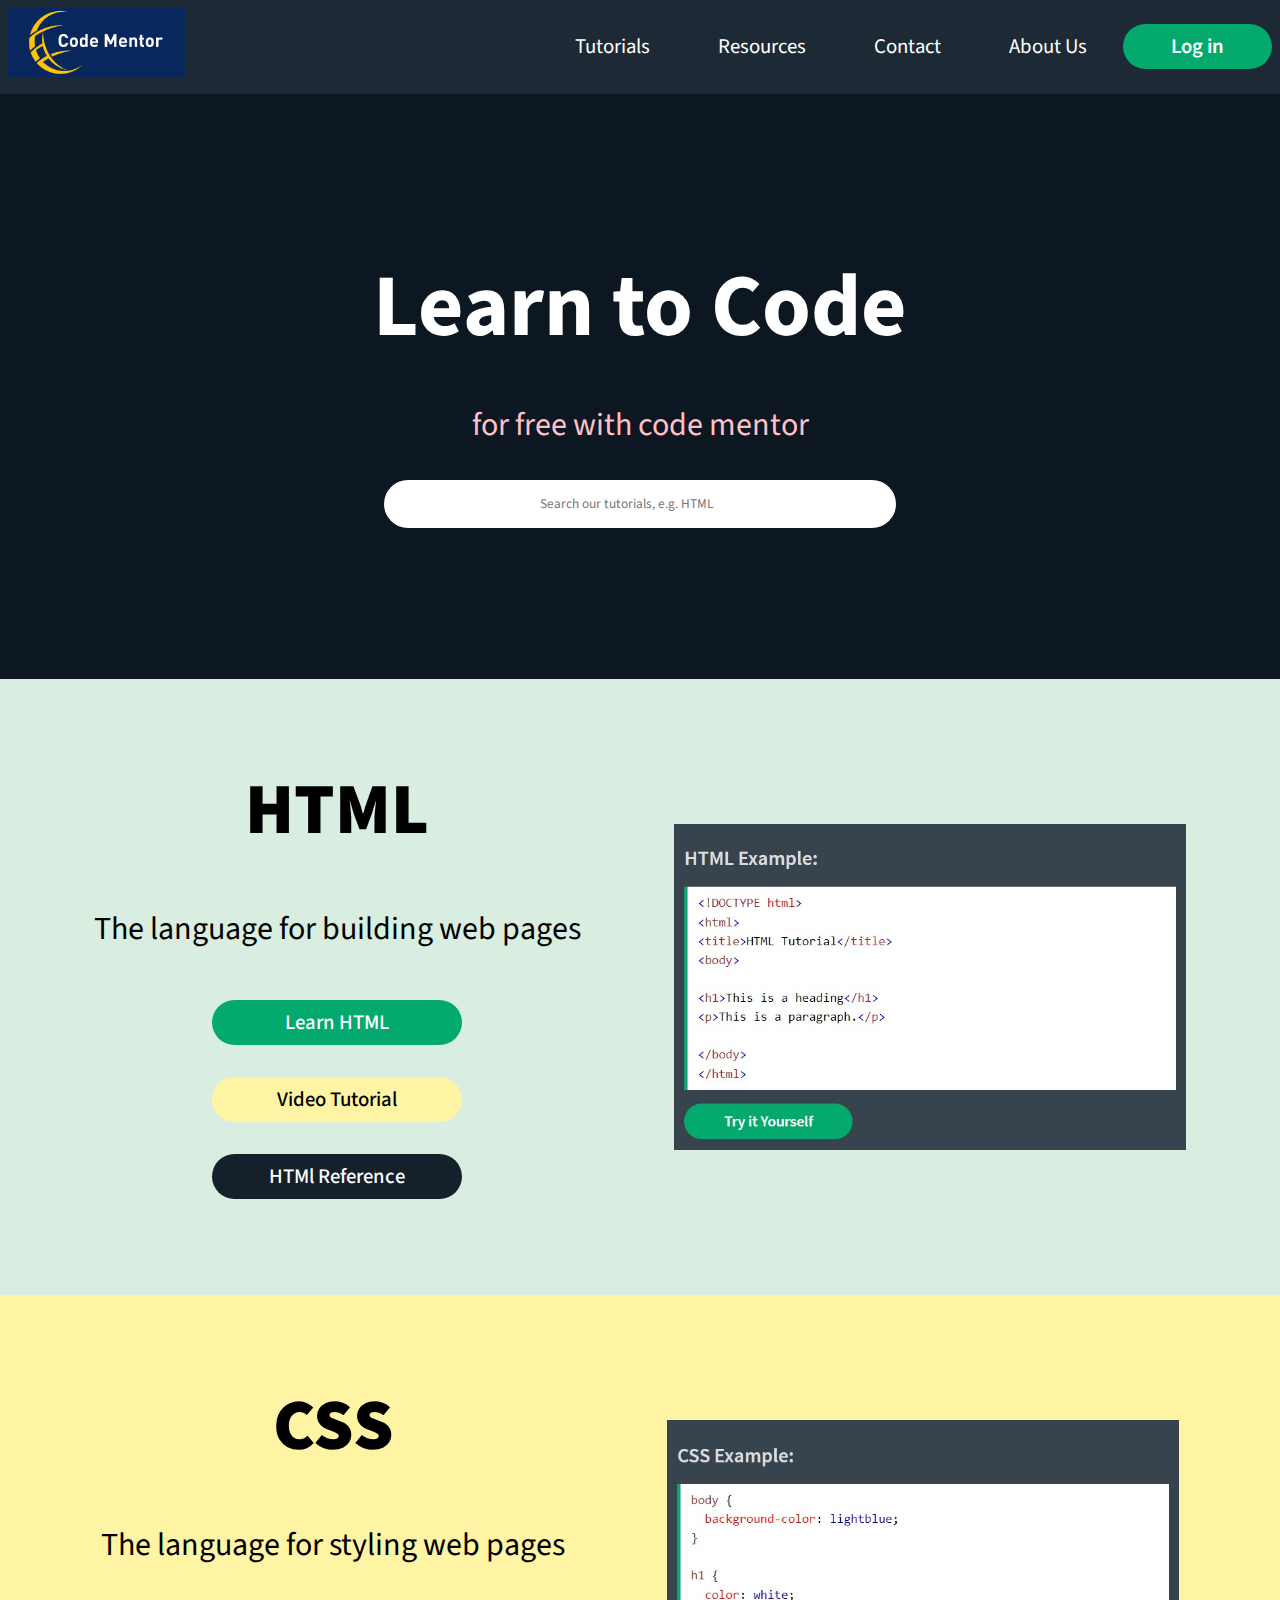
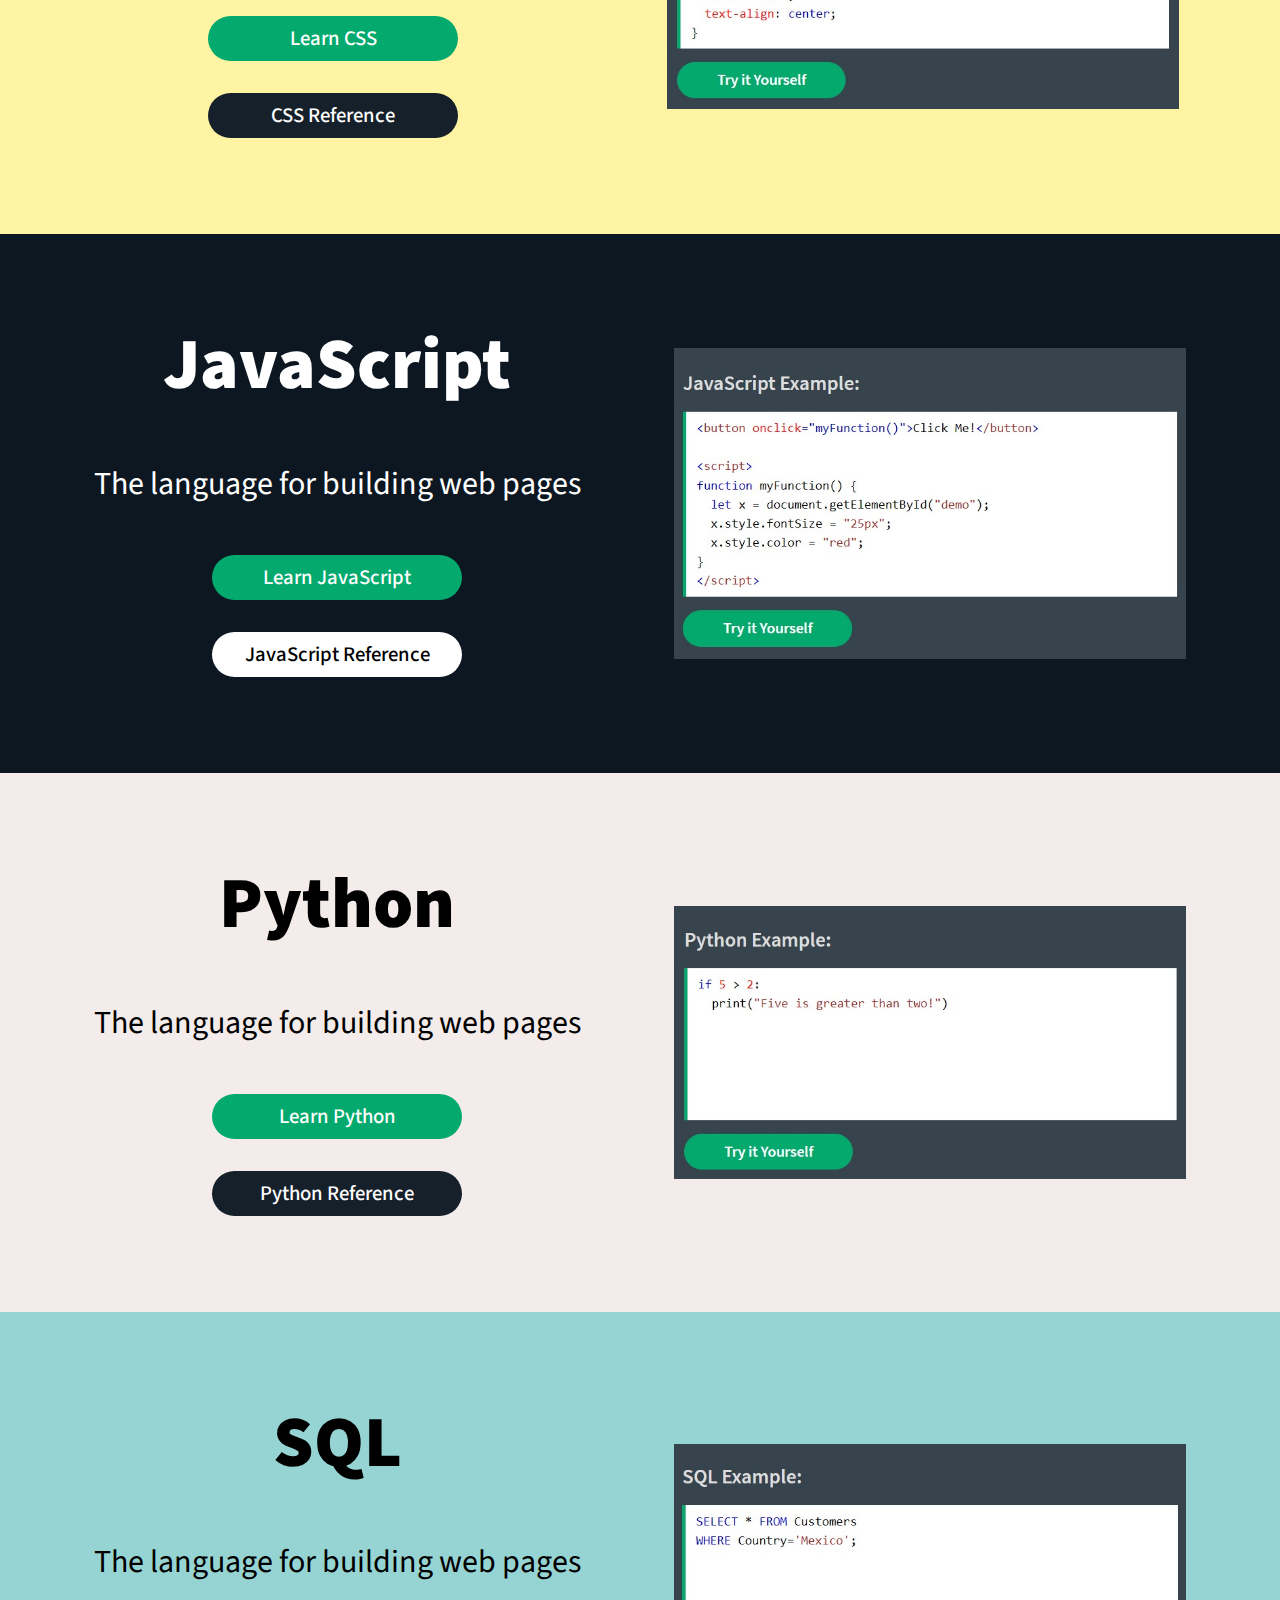
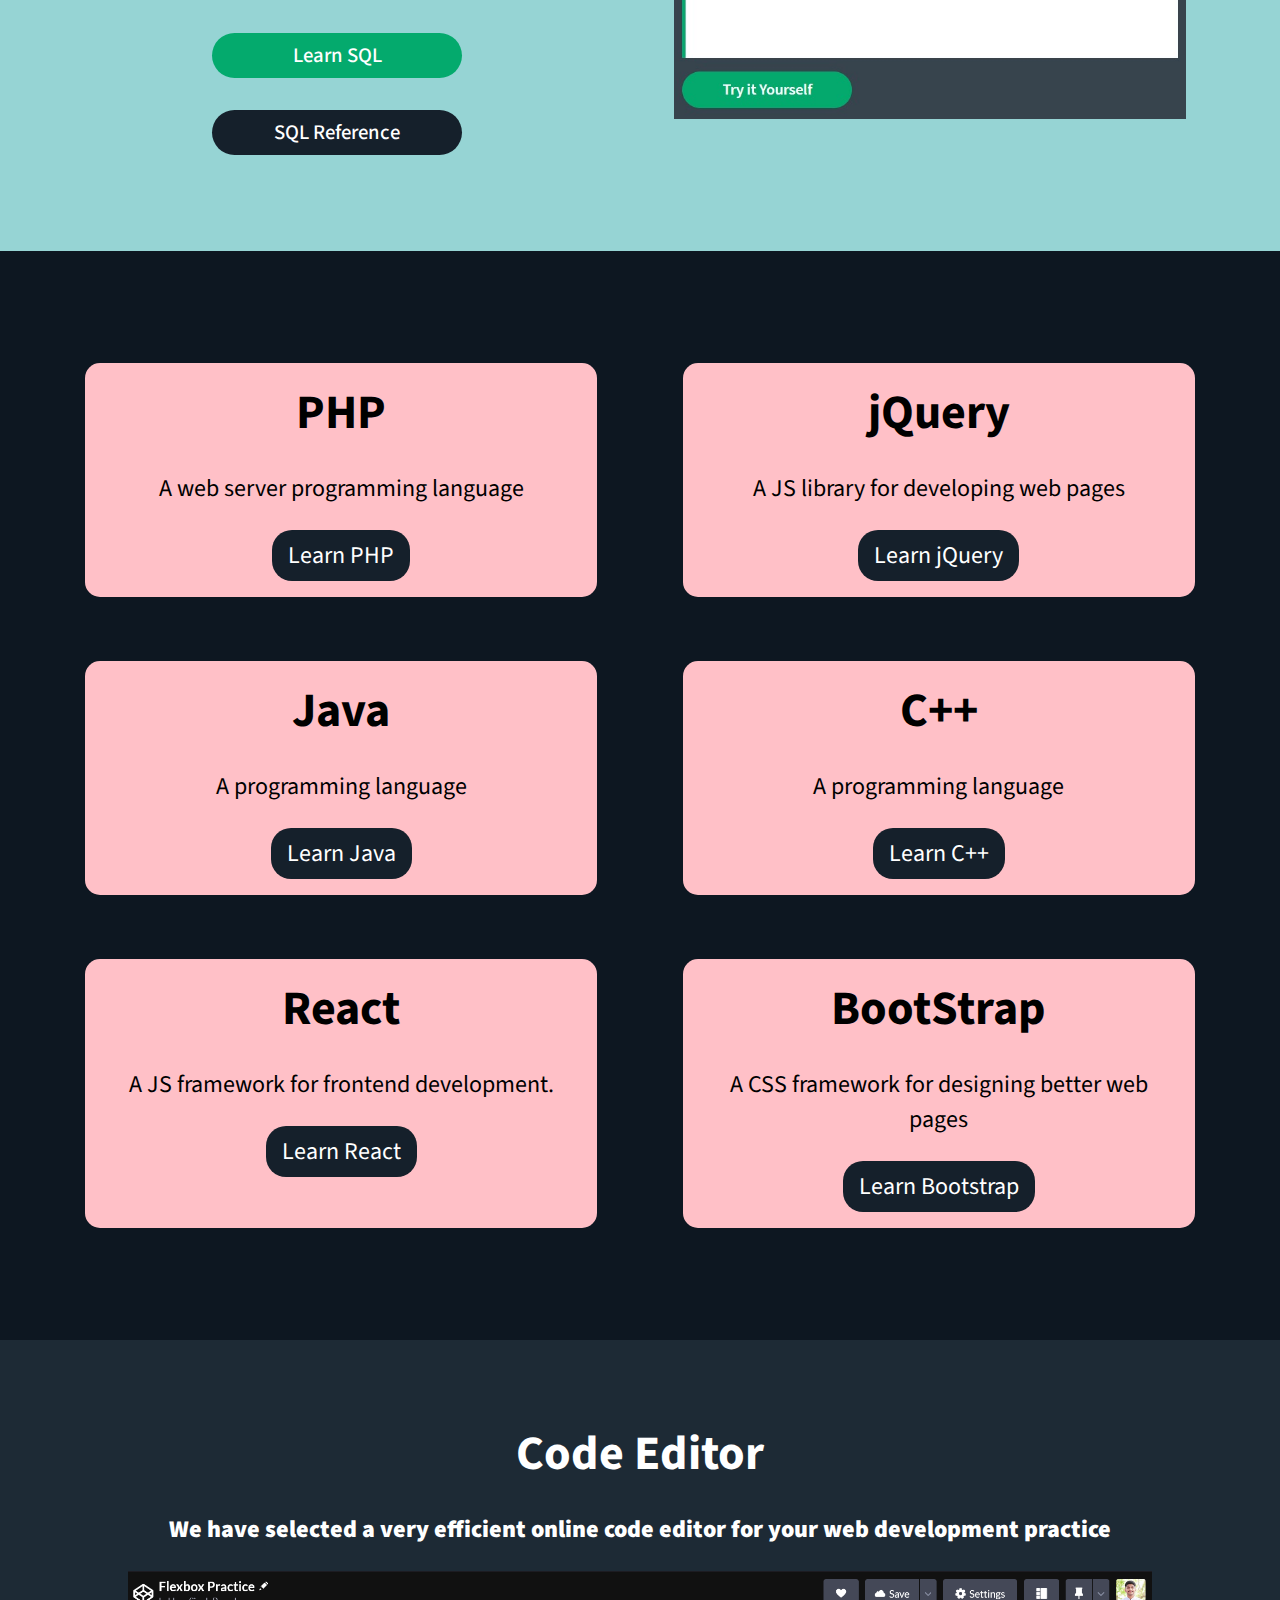
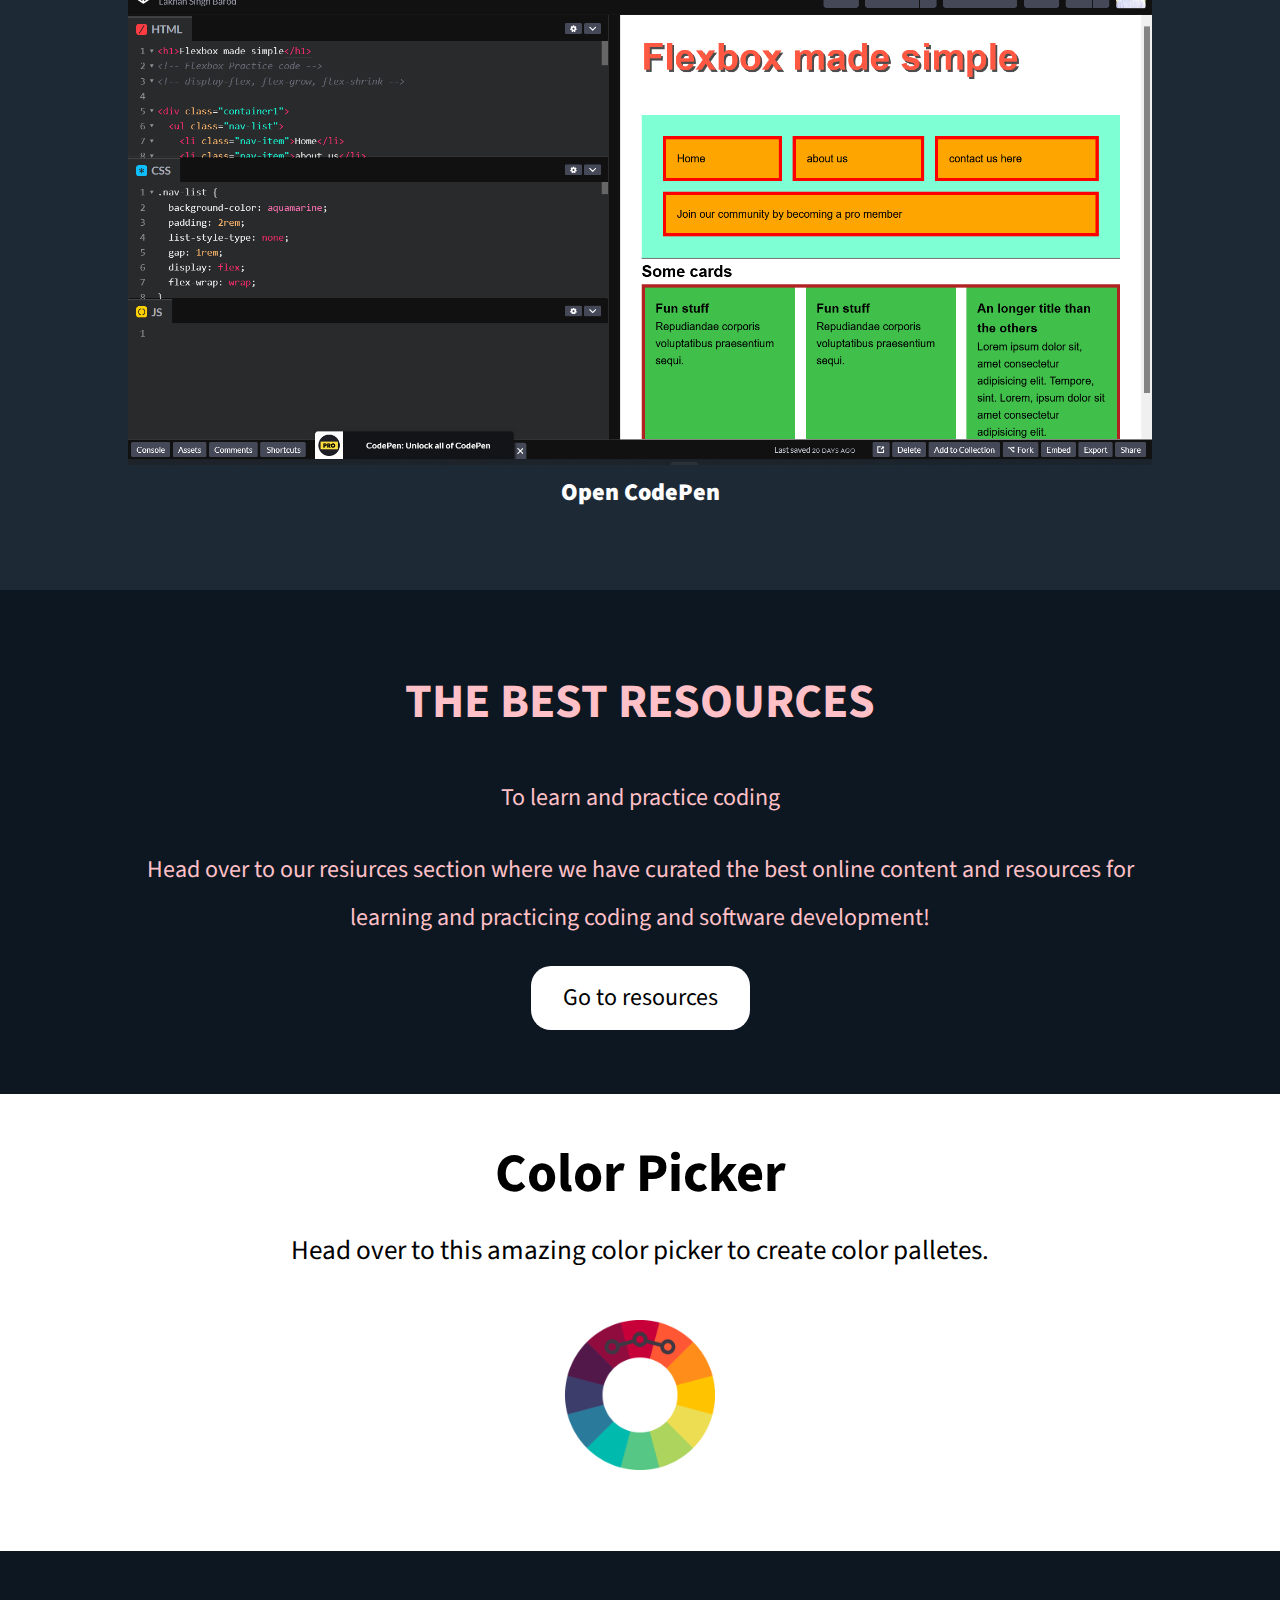
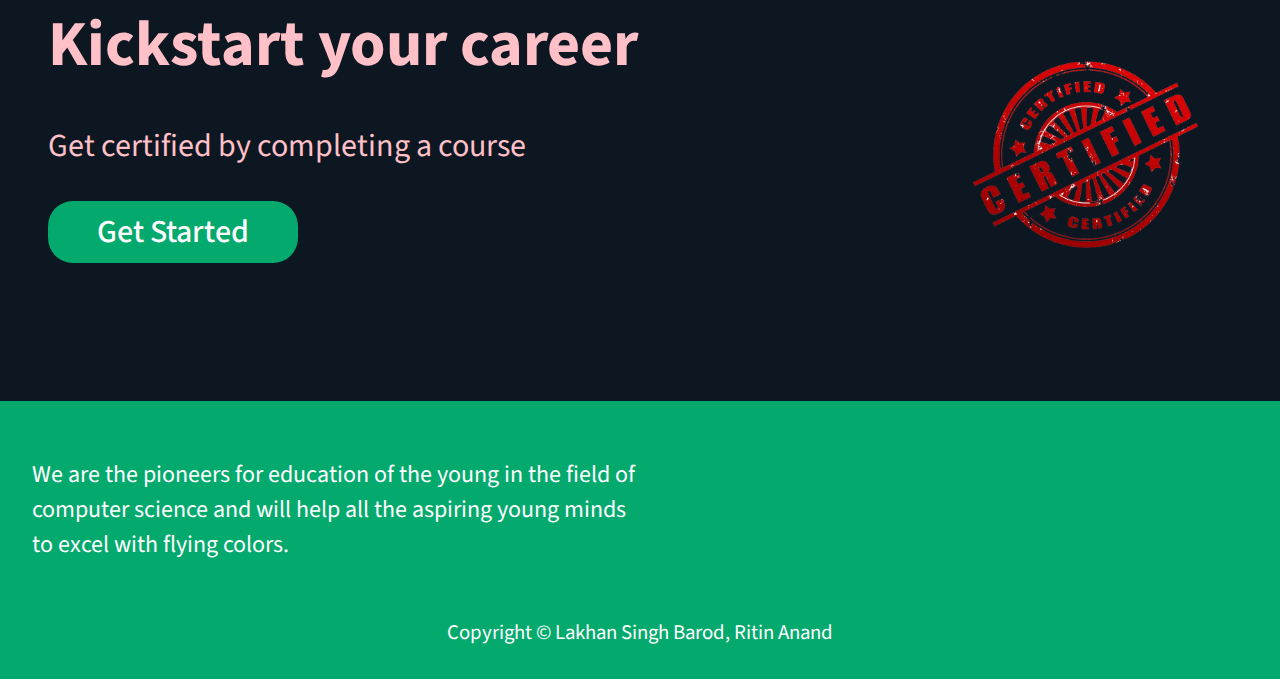
<file: index.html>
<!DOCTYPE html>
<html lang="en">
<head>
    <meta charset="UTF-8">
    <meta name="viewport" content="width=device-width, initial-scale=1.0">
    <title>Code Mentor</title>
    <link rel="stylesheet" href="https://cdnjs.cloudflare.com/ajax/libs/font-awesome/6.1.1/css/all.min.css" integrity="sha512-KfkfwYDsLkIlwQp6LFnl8zNdLGxu9YAA1QvwINks4PhcElQSvqcyVLLD9aMhXd13uQjoXtEKNosOWaZqXgel0g==" crossorigin="anonymous" referrerpolicy="no-referrer" />
    <link rel="stylesheet" href="css/styles.css">
</head>
<body>

    <nav>
        <div class="logo">
            <img src="assets/logo.png" alt="">
        </div>
        <ul class="nav-links">
            <a href="#tutorials"><li>Tutorials</li></a>
            <a href="./resources.html"><li>Resources</li></a>
            <a href="./contact.html"><li>Contact</li></a>
            <a href="./about.html"><li>About Us</li></a>
            <a href="#" id="loginn" class="login-btn"><li>Log in</li></a>
        </ul>
    </nav>

    <div class="home-hero">
        <h1>Learn to Code</h1>
        <p>for free with code mentor</p>
        <div class="search-btn"><input type="text" placeholder="Search our tutorials, e.g. HTML" name="" id=""></div>
    </div>

    <div class="html-section tut-section">
        <div class="tut-card">
            <h1>HTML</h1>
            <p>The language for building web pages</p>
            <a href=""><div class="btn-green card-btn">Learn HTML</div></a>
            <a href=""><div class="btn-yellow card-btn">Video Tutorial</div></a>
            <a href=""><div class="btn-dark card-btn">HTMl Reference</div></a>
        </div>
        <img src="assets/html.jpeg" alt="" class="code-img">
    </div>

    <div class="css-section tut-section">
        <div class="tut-card">
            <h1>CSS</h1>
            <p>The language for styling web pages</p>
            <a href=""><div class="btn-green card-btn">Learn CSS</div></a>
            <a href=""><div class="btn-dark card-btn">CSS Reference</div></a>
        </div>
        <img src="assets/css.jpeg" alt="" class="code-img">
    </div>

    <div class="javascript-section tut-section">
        <div class="tut-card">
            <h1>JavaScript</h1>
            <p>The language for building web pages</p>
            <a href=""><div class="btn-green card-btn">Learn JavaScript</div></a>
            <a href=""><div class="btn-white card-btn">JavaScript Reference</div></a>
        </div>
        <img src="assets/javascript.jpeg" alt="" class="code-img">
    </div>

    <div class="python-section tut-section">
        <div class="tut-card">
            <h1>Python</h1>
            <p>The language for building web pages</p>
            <a href=""><div class="btn-green card-btn">Learn Python</div></a>
            <a href=""><div class="btn-dark card-btn">Python Reference</div></a>
        </div>
        <img src="assets/python.jpeg" alt="" class="code-img">
    </div>

    <div class="sql-section tut-section">
        <div class="tut-card">
            <h1>SQL</h1>
            <p>The language for building web pages</p>
            <a href=""><div class="btn-green card-btn">Learn SQL</div></a>
            <a href=""><div class="btn-dark card-btn">SQL Reference</div></a>
        </div>
        <img src="assets/sql.jpeg" alt="" class="code-img">
    </div>
    
    <div id="tutorials" class="extra-tutorials">
        <div class="tutorial-item">
            <h1>PHP</h1>
            <p>A web server programming language</p>
            <a href=""><div class="btn-dark">Learn PHP</div></a>
        </div>
        <div class="tutorial-item">
            <h1>jQuery</h1>
            <p>A JS library for developing web pages</p>
            <a href=""><div class="btn-dark">Learn jQuery</div></a>
        </div>
        <div class="tutorial-item">
            <h1>Java</h1>
            <p>A programming language</p>
            <a href=""><div class="btn-dark">Learn Java</div></a>
        </div>
        <div class="tutorial-item">
            <h1>C++</h1>
            <p>A programming language</p>
            <a href=""><div class="btn-dark">Learn C++</div></a>
        </div>
        <div class="tutorial-item">
            <h1>React</h1>
            <p>A JS framework for frontend development.</p>
            <a href=""><div class="btn-dark">Learn React</div></a>
        </div>
        <div class="tutorial-item">
            <h1>BootStrap</h1>
            <p>A CSS framework for designing better web pages</p>
            <a href=""><div class="btn-dark">Learn Bootstrap</div></a>
        </div>
    </div>

    <div class="code-editor">
        <h1>Code Editor</h1>
        <p>We have selected a very efficient online code editor  for your web development practice</p>
        <img src="assets/codepen.png" alt="code editor image">
        <a href=""><div code-editor-link>Open CodePen</div></a>
    </div>

    <div class="resources">
        <h1>THE BEST RESOURCES</h1>
        <p>To learn and practice coding</p>
        <p>Head over to our resiurces section where we have curated the best online content and resources for learning and practicing coding and software development!</p>
        <a href="resources.html"><div class="resource-link">Go to resources</div></a>
    </div>

    <div class="color-picker">
        <h1>Color Picker</h1>
        <p>Head over to this amazing color picker to create color palletes.</p>
        <a href="https://htmlcolorcodes.com/color-picker/"><img src="assets/coloe-picker.png" alt="color-picker"></a>
    </div>

    <div class="certification">
        <h1>Kickstart your career</h1>
        <p>Get certified by completing a course</p>
        <a href="#"><div class="get-started">Get Started</div></a>
        <img class="course-logo" src="assets/certificate.png" alt="">
    </div>

    <footer>
        <p>We are the pioneers for education of the young in the field of computer science and will help all the aspiring young minds to excel with flying colors.</p>
        <ul>
            <a href=""><li><i class="fa-brands fa-linkedin"></i></li></a>
            <a href=""><li><i class="fa-brands fa-twitter"></i></li></a>
            <a href=""><li><i class="fa-solid fa-envelope"></i></li></a>
            <a href=""><li><i class="fa-brands fa-dribbble"></i></li></a>
        </ul>
    </footer>
    <p class="copyright">Copyright &#169 Lakhan Singh Barod, Ritin Anand</p>
    <script src="main.js"></script>
</body>
</html>
</file>
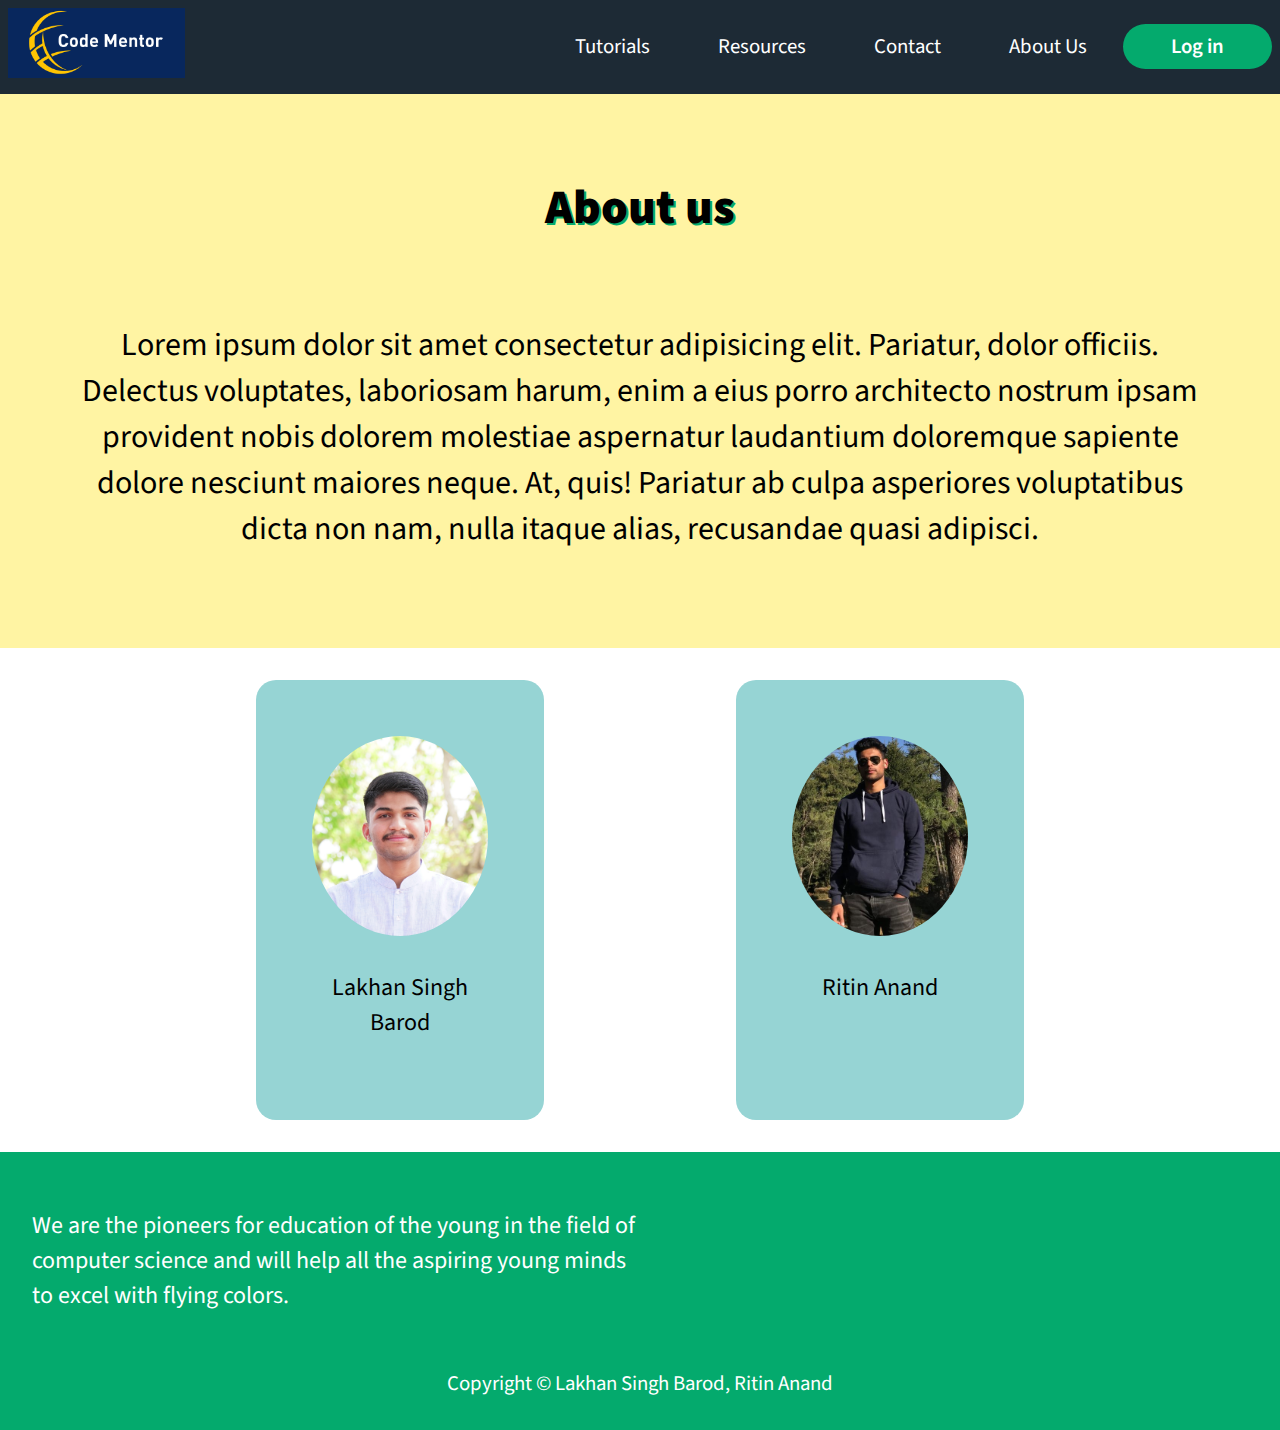
<file: about.html>
<!DOCTYPE html>
<html lang="en">
<head>
    <meta charset="UTF-8">
    <meta name="viewport" content="width=device-width, initial-scale=1.0">
    <title>Code Mentor | Resources</title>
    <link rel="stylesheet" href="https://cdnjs.cloudflare.com/ajax/libs/font-awesome/6.1.1/css/all.min.css" integrity="sha512-KfkfwYDsLkIlwQp6LFnl8zNdLGxu9YAA1QvwINks4PhcElQSvqcyVLLD9aMhXd13uQjoXtEKNosOWaZqXgel0g==" crossorigin="anonymous" referrerpolicy="no-referrer" />
    <link rel="stylesheet" href="css/styles.css">
</head>
<body>

    <nav>
        <div class="logo">
            <img src="assets/logo.png" alt="">
        </div>
        <ul class="nav-links">
            <a href="index.html"><li>Tutorials</li></a>
            <a href="./resources.html"><li>Resources</li></a>
            <a href="./contact.html"><li>Contact</li></a>
            <a href="./about.html"><li>About Us</li></a>
            <a href="#" class="login-btn"><li>Log in</li></a>

        </ul>
    </nav>

    <div class="who-we-are">
        <h1 class="resource-heading">About us</h1>
        <p>Lorem ipsum dolor sit amet consectetur adipisicing elit. Pariatur, dolor officiis. Delectus voluptates, laboriosam harum, enim a eius porro architecto nostrum ipsam provident nobis dolorem molestiae aspernatur laudantium doloremque sapiente dolore nesciunt maiores neque. At, quis! Pariatur ab culpa asperiores voluptatibus dicta non nam, nulla itaque alias, recusandae quasi adipisci.</p>
    </div>
    <div class="pictures">
        <div class="picture-card">
            <img src="assets/profile.jpg" alt="Lakhan">
            <p>Lakhan Singh Barod</p>
        </div>
        <div class="picture-card">
            <img src="assets/profile2.jpeg" alt="Ritin">
            <p>Ritin Anand</p>
        </div>
    </div>    
    <footer>
        <p>We are the pioneers for education of the young in the field of computer science and will help all the aspiring young minds to excel with flying colors.</p>
        <ul>
            <a href=""><li><i class="fa-brands fa-linkedin"></i></li></a>
            <a href=""><li><i class="fa-brands fa-twitter"></i></li></a>
            <a href=""><li><i class="fa-solid fa-envelope"></i></li></a>
            <a href=""><li><i class="fa-brands fa-dribbble"></i></li></a>
        </ul>
    </footer>
    <p class="copyright">Copyright &#169 Lakhan Singh Barod, Ritin Anand</p>
</body>
</html>
</file>
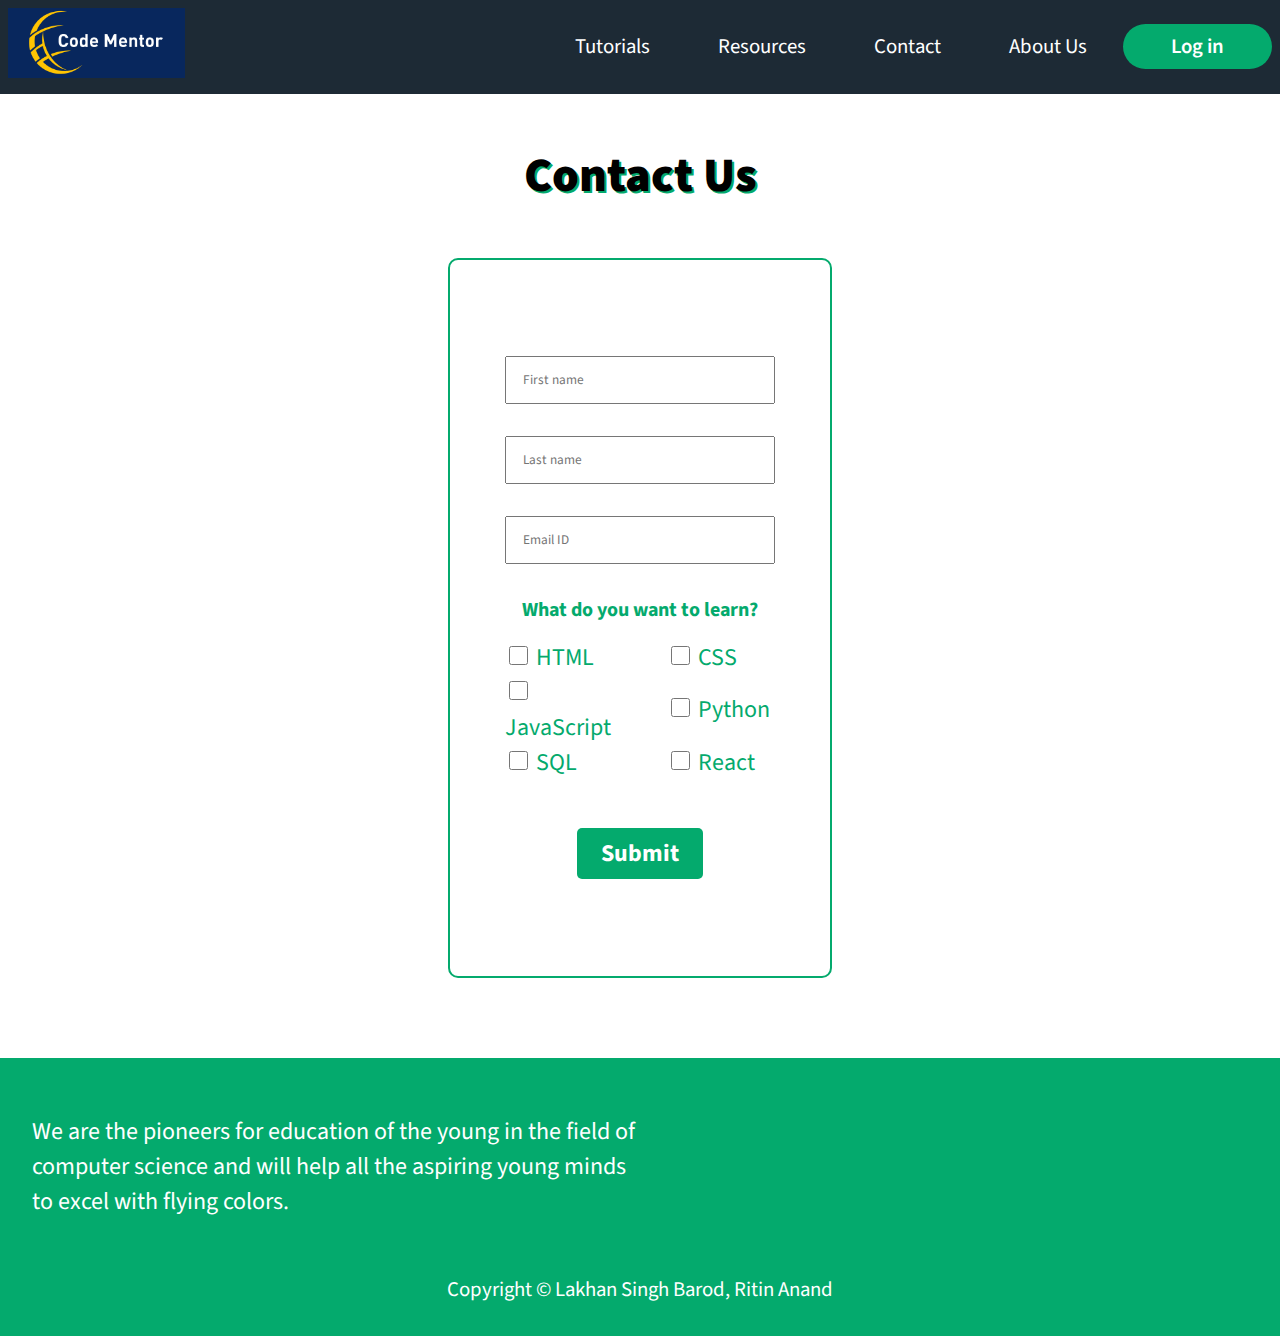
<file: contact.html>
<!DOCTYPE html>
<html lang="en">
<head>
    <meta charset="UTF-8">
    <meta name="viewport" content="width=device-width, initial-scale=1.0">
    <title>Code Mentor | Resources</title>
    <link rel="stylesheet" href="https://cdnjs.cloudflare.com/ajax/libs/font-awesome/6.1.1/css/all.min.css" integrity="sha512-KfkfwYDsLkIlwQp6LFnl8zNdLGxu9YAA1QvwINks4PhcElQSvqcyVLLD9aMhXd13uQjoXtEKNosOWaZqXgel0g==" crossorigin="anonymous" referrerpolicy="no-referrer" />
    <link rel="stylesheet" href="css/styles.css">
</head>
<body>

    <nav>
        <div class="logo">
            <img src="assets/logo.png" alt="">
        </div>
        <ul class="nav-links">
            <a href="index.html"><li>Tutorials</li></a>
            <a href="./resources.html"><li>Resources</li></a>
            <a href="./contact.html"><li>Contact</li></a>
            <a href="./about.html"><li>About Us</li></a>
            <a href="#" class="login-btn"><li>Log in</li></a>
        </ul>
    </nav>
    <h1 class="contact-us">Contact Us</h1>
    <form action="">
        <input type="text" name="First name" id="firstname" placeholder="First name">
        <input type="text" name="Last name" id="lastname" placeholder="Last name">
        <input type="email" name="email" id="email" placeholder="Email ID">
        <h5>What do you want to learn?</h5>
        <div class="checkboxes">
            <div class="cb-item">
                <input type="checkbox" name="html" id="html">
                <label for="html">HTML</label>
            </div>
            <div class="cb-item">
                <input type="checkbox" name="css" id="css">
                <label for="css">CSS</label>
            </div>
            <div class="cb-item">
                <input type="checkbox" name="javascript" id="javascript">
                <label for="javascript">JavaScript</label>
            </div>
            <div class="cb-item">
                <input type="checkbox" name="python" id="python">
                <label for="python">Python</label>
            </div>
            <div class="cb-item">
                <input type="checkbox" name="sql" id="sql">
                <label for="sql">SQL</label>
            </div>
            <div class="cb-item">
                <input type="checkbox" name="react" id="react">
                <label for="react">React</label>
            </div>
        </div>
        <input class="form-submit" type="submit" value="Submit">
    </form>

    <footer>
        <p>We are the pioneers for education of the young in the field of computer science and will help all the aspiring young minds to excel with flying colors.</p>
        <ul>
            <a href=""><li><i class="fa-brands fa-linkedin"></i></li></a>
            <a href=""><li><i class="fa-brands fa-twitter"></i></li></a>
            <a href=""><li><i class="fa-solid fa-envelope"></i></li></a>
            <a href=""><li><i class="fa-brands fa-dribbble"></i></li></a>
        </ul>
    </footer>
    <p class="copyright">Copyright &#169 Lakhan Singh Barod, Ritin Anand</p>
</body>
</html>
</file>
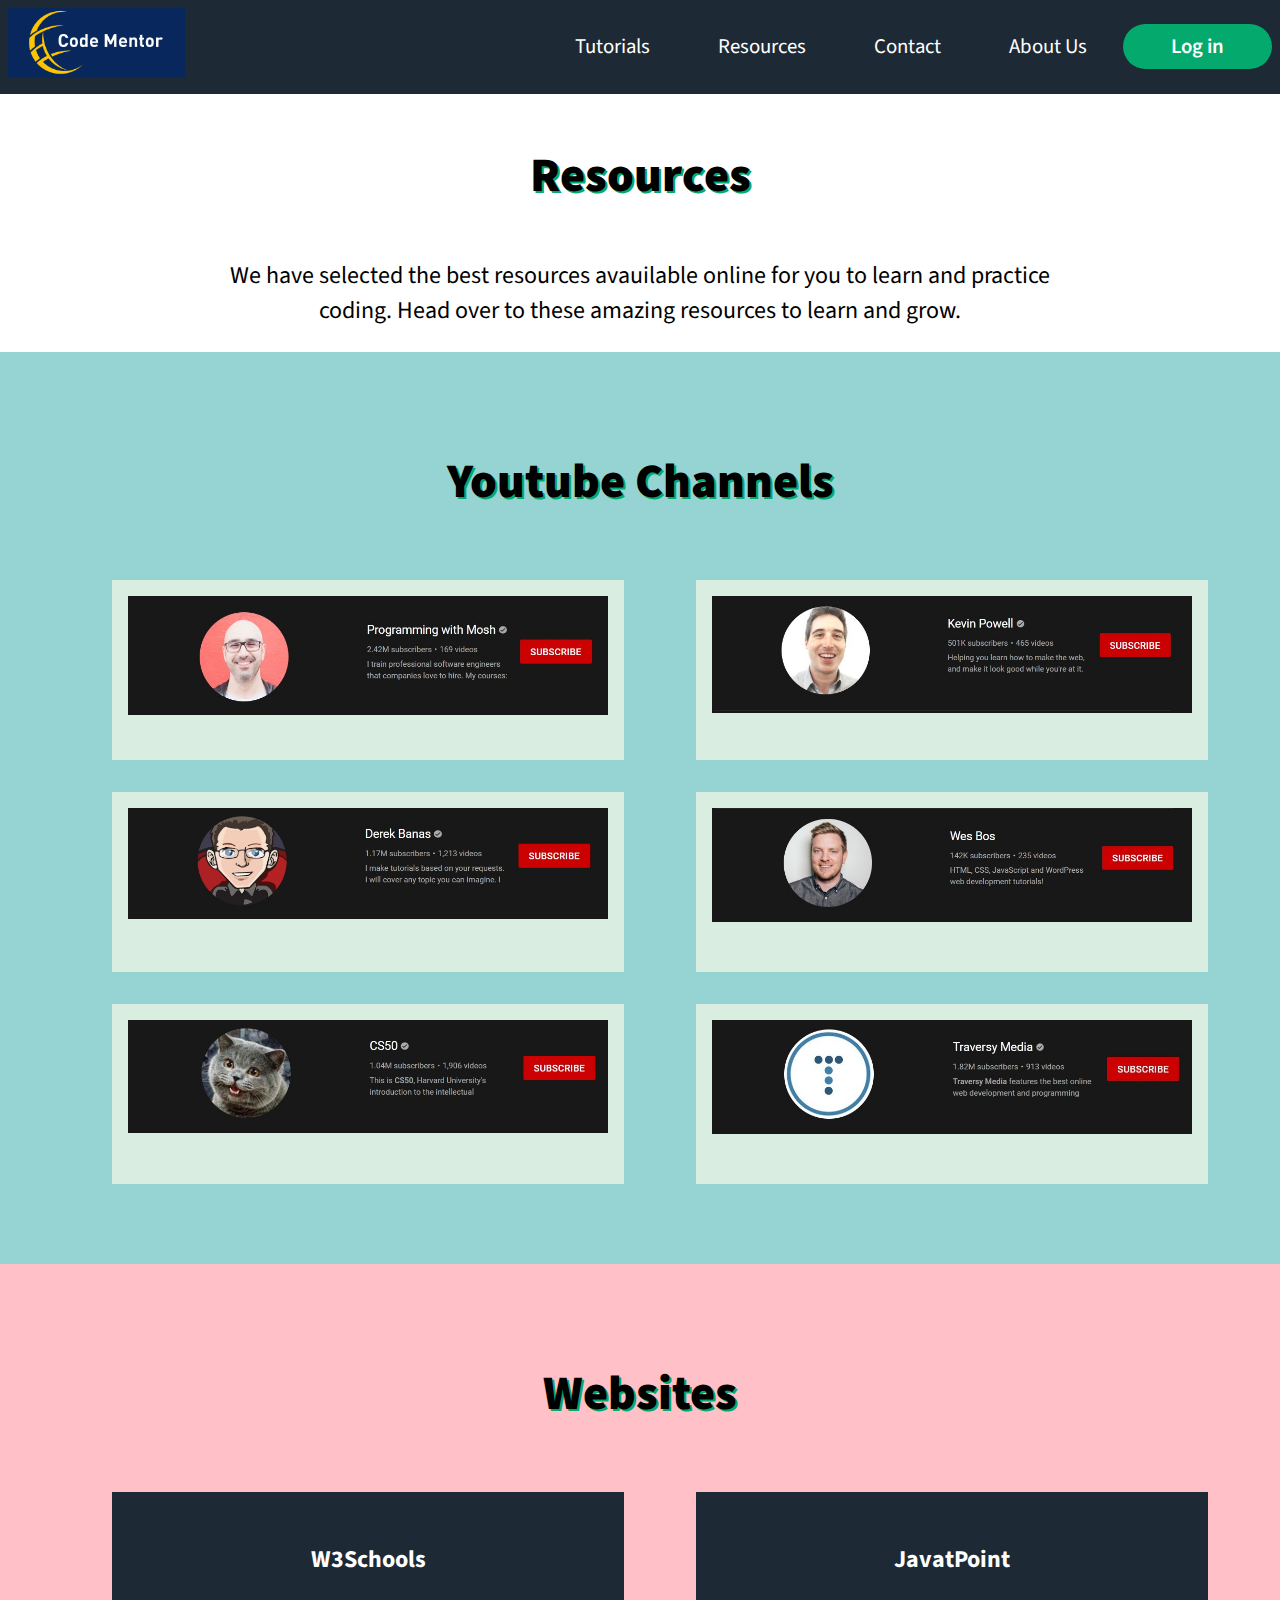
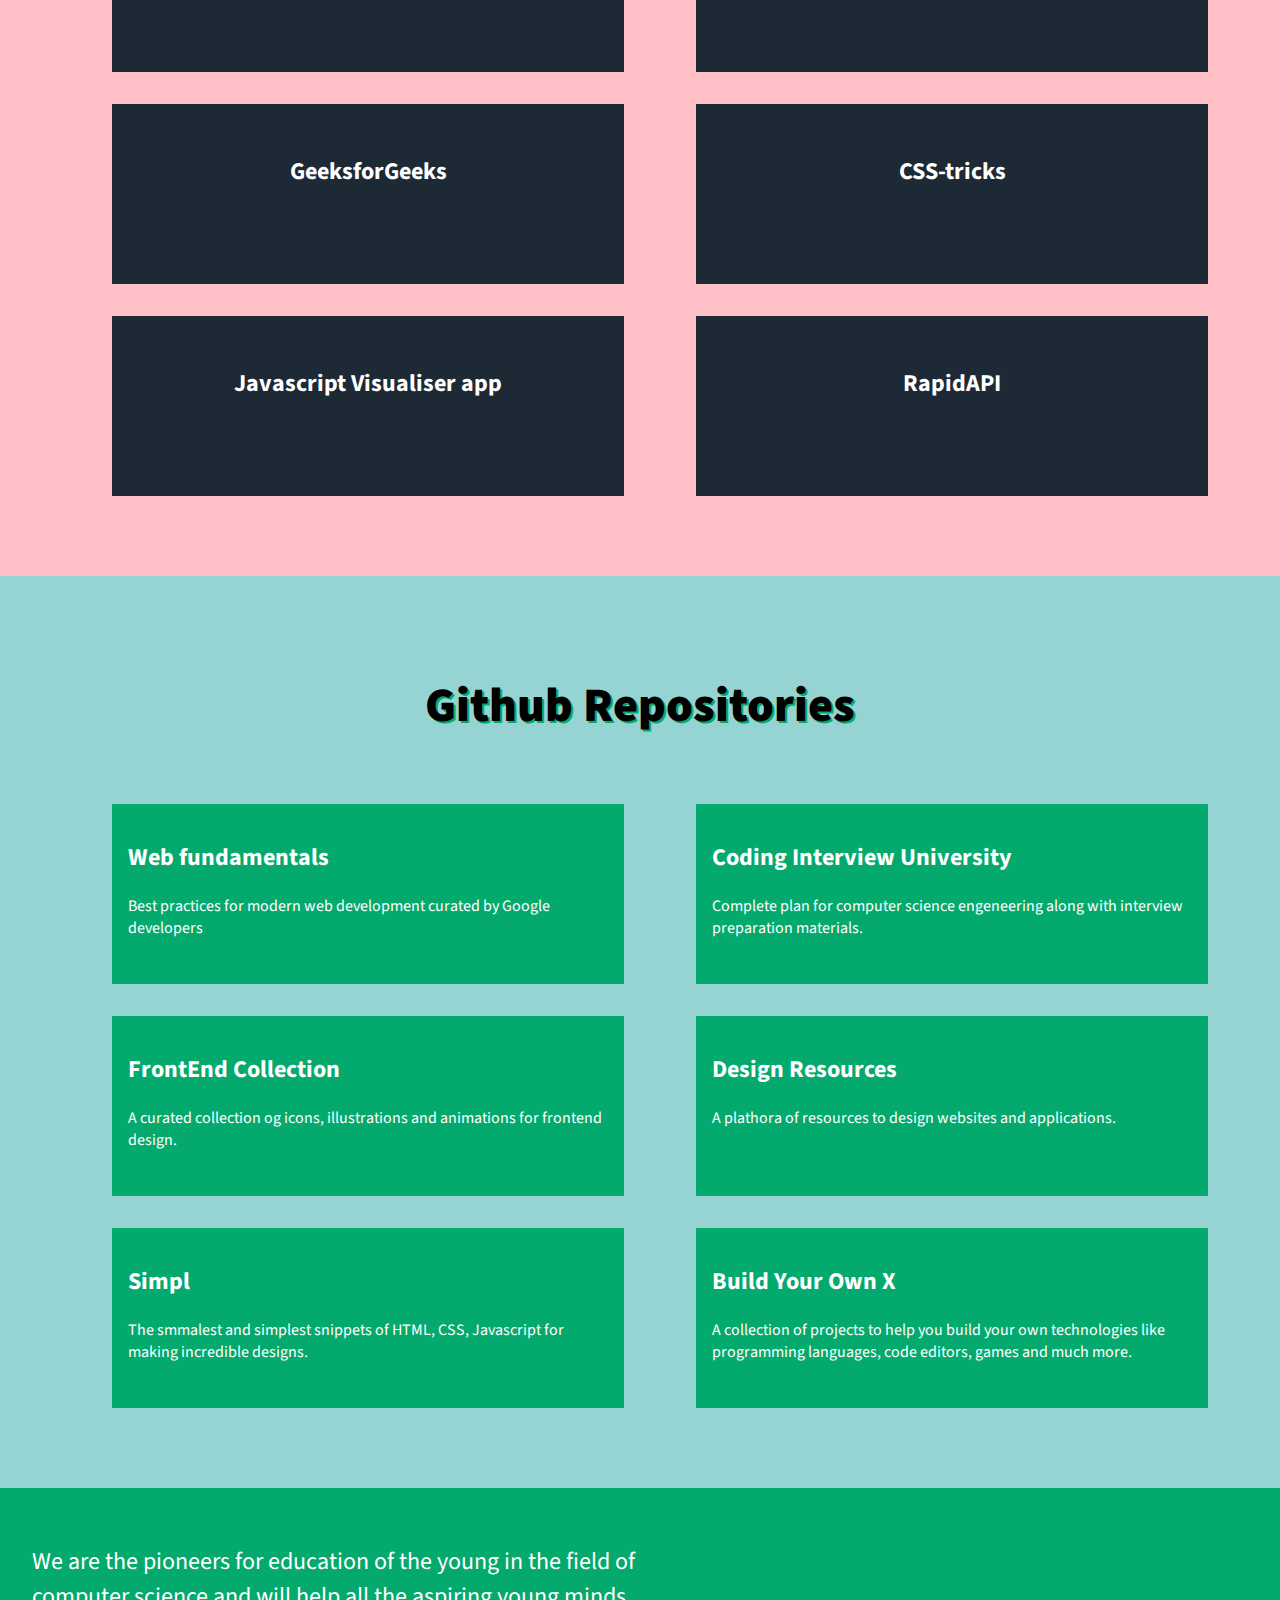
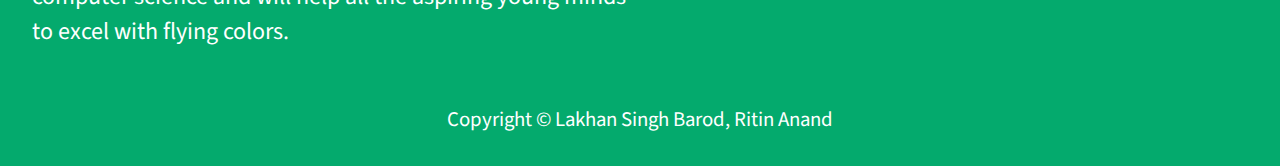
<file: resources.html>
<!DOCTYPE html>
<html lang="en">
<head>
    <meta charset="UTF-8">
    <meta name="viewport" content="width=device-width, initial-scale=1.0">
    <title>Code Mentor | Resources</title>
    <link rel="stylesheet" href="https://cdnjs.cloudflare.com/ajax/libs/font-awesome/6.1.1/css/all.min.css" integrity="sha512-KfkfwYDsLkIlwQp6LFnl8zNdLGxu9YAA1QvwINks4PhcElQSvqcyVLLD9aMhXd13uQjoXtEKNosOWaZqXgel0g==" crossorigin="anonymous" referrerpolicy="no-referrer" />
    <link rel="stylesheet" href="css/styles.css">
</head>
<body>

    <nav>
        <div class="logo">
            <img src="assets/logo.png" alt="">
        </div>
        <ul class="nav-links">
            <a href="index.html"><li>Tutorials</li></a>
            <a href="./resources.html"><li>Resources</li></a>
            <a href="./contact.html"><li>Contact</li></a>
            <a href="./about.html"><li>About Us</li></a>
            <a href="#" class="login-btn"><li>Log in</li></a>

        </ul>
    </nav>
<h1 class="resource-heading">Resources</h1>
<p class="resource-details">We have selected the best resources avauilable online for you to learn and practice coding. Head over to these amazing resources to learn and grow. </p>
    <div class="youtube-channels">
        <h1 class="resource-heading">Youtube Channels</h1>
        <ul>
            <a href=""><li><img src="assets/yt1 (1).jpeg" alt=""></li></a>
            <a href=""><li><img src="assets/yt1 (2).jpeg" alt=""></li></a>
            <a href=""><li><img src="assets/yt1 (3).jpeg" alt=""></li></a>
            <a href=""><li><img src="assets/yt1 (4).jpeg" alt=""></li></a>
            <a href=""><li><img src="assets/yt1 (5).jpeg" alt=""></li></a>
            <a href=""><li><img src="assets/yt1 (6).jpeg" alt=""></li></a>
        </ul>
    </div>
    <div class="websites">
        <h1 class="resource-heading">Websites</h1>
        <ul>
            <a href="https://www.w3schools.com/"><li><h2>W3Schools</h2></li></a>
            <a href="https://www.javatpoint.com/"><li><h2>JavatPoint</h2></li></a>
            <a href="https://www.geeksforgeeks.org/"><li><h2>GeeksforGeeks</h2></li></a>
            <a href="https://css-tricks.com/"><li><h2>CSS-tricks</h2></li></a>
            <a href="https://www.jsv9000.app/"><li><h2>Javascript Visualiser app</h2></li></a>
            <a href="https://rapidapi.com/learn"><li><h2>RapidAPI</h2></li></a>
        </ul>
    </div>
    <div class="github-repos">
        <h1 class="resource-heading">Github Repositories</h1>
        <ul>
            <a target="_blank" href="https://github.com/google/WebFundamentals"><li><h2>Web fundamentals</h2><p>Best practices for modern web development curated by Google developers</p></li></a>
            <a target="_blank" href="https://github.com/jwasham/coding-interview-university"><li><h2>Coding Interview University</h2><p>Complete plan for computer science engeneering along with interview preparation materials. </p></li></a>
            <a target="_blank" href="https://github.com/cheatsheet1999/FrontEndCollection"><li><h2>FrontEnd Collection</h2><p>A curated collection og icons, illustrations and animations for frontend design.</p></li></a>
            <a target="_blank" href="https://github.com/bradtraversy/design-resources-for-developers"><li><h2>Design Resources</h2><p>A plathora of resources to design websites and applications.</p></li></a>
            <a target="_blank" href="https://github.com/samdutton/simpl"><li><h2>Simpl</h2><p>The smmalest and simplest snippets of HTML, CSS, Javascript for making incredible designs.</p></li></a>
            <a target="_blank" href="https://github.com/danistefanovic/build-your-own-x"><li><h2>Build Your Own X</h2><p>A collection of projects to help you build your own technologies like programming languages,  code editors, games and much more.</p></li></a>
        </ul>
    </div>

    <footer>
        <p>We are the pioneers for education of the young in the field of computer science and will help all the aspiring young minds to excel with flying colors.</p>
        <ul>
            <a href=""><li><i class="fa-brands fa-linkedin"></i></li></a>
            <a href=""><li><i class="fa-brands fa-twitter"></i></li></a>
            <a href=""><li><i class="fa-solid fa-envelope"></i></li></a>
            <a href=""><li><i class="fa-brands fa-dribbble"></i></li></a>
        </ul>
    </footer>
    <p class="copyright">Copyright &#169 Lakhan Singh Barod, Ritin Anand</p>
</body>
</html>
</file>
<file: css/styles.css>
/* Google fonts api*/

@import url('https://fonts.googleapis.com/css2?family=Source+Sans+Pro&display=swap');

:root{
    --clr-nav:#1d2a35;
    --clr-green:#04aa6d;
    --clr-hero-bg:#0d1721;
    --clr-lightpink:#FFC0C7;
    --clr-html-bg:#d9eee1;
    --clr-dark-btn:#282a35;
    --clr-css-bg:#fff4a3;
    --clr-js-bg:#0d1721;
    --clr-sql-bg:#96d4d4;
    --clr-python-bg:#f3ecea;
    --clr-dark-btn:#15202b;
    --clr-tut-bg:#0d1721;
    --clr-tutcard-bg:#ffc0c7;
}
html{
    scroll-behavior: smooth;
}

h1{
    margin: 0%;
}

*{
    box-sizing: border-box;
    font-family: 'Source Sans Pro', sans-serif;
}

body{
    margin: 0;
    padding: 0;
}

img{
    max-width: 100%;
    height:auto;
}
nav img{
    max-height: 70px;
    width: auto;
}
nav{
    background-color: var(--clr-nav);
    font-size: 1.3rem;
    display: flex;
    justify-content: space-between;
    align-items: center;
    padding: 0.5rem;
}

nav ul,a{
    color: white;
    list-style-type: none;
    text-decoration: none;
}

nav li{
    display: inline-block;
    padding: 0 2rem;
}

.login-btn{
    background-color:var(--clr-green) ;
    border-radius: 25px;
    padding:0.5rem 1rem;
    font-weight: 600;
}

.home-hero{
    background-color: var(--clr-hero-bg);
    color: white;
    min-height: 65vh;
    text-align: center;
    display: flex;
    flex-direction: column;
    justify-content: center;
    align-items: center;
}

.home-hero h1{
    margin: 0;
    font-size: 5.5rem;
    font-weight: 700;
}

.home-hero p{
    font-size: 2rem;
    color:var(--clr-lightpink);
}

.search-btn{
    width: 40%;
    height:3rem;
    background-color: white;
    border:none;
    font-size:1.2rem;
    border-radius: 25px;
}
        
.search-btn input{
    height: inherit;
    width: inherit;
    color: gray;
    outline: none;
    border: none;
}

.tut-section{
    padding: 5rem 0;
    min-height: 50vh;
    display: flex;
    justify-content: space-evenly;
    align-items: center;
}

.tut-section img{
    max-width: 40vw;
    height: auto;
}

.tut-card{
    min-height: 90%;
    display: flex;
    flex-direction: column;
    justify-content: flex-start;
    align-items: center;
}

.html-section{
    background-color: var(--clr-html-bg);
}

.css-section{
    background-color: var(--clr-css-bg);
}

.javascript-section{
    background-color: var(--clr-js-bg);
    color: white;
}

.python-section{
    background-color: var(--clr-python-bg);
}

.sql-section{
    background-color: var(--clr-sql-bg);
}

.tut-card > h1{
    font-size: 4.5rem;
    font-weight: 900;
    margin-bottom: 12px !important;
}

.tut-card>p{
    font-size: 2rem;
    font-size: 700;
}

.card-btn{
    text-align: center;
    font-size: 1.3rem;
    font-weight: 500;
    padding: 0.5rem 2rem;
    margin: 1rem 0;
    width: 250px;
    border-radius: 25px;
}

.btn-green{
    background-color: var(--clr-green);
    color: white;
}

.btn-yellow{
    background-color: var(--clr-css-bg);
    color: black;
}

.btn-white{
    background-color: white;
    color: black;
}

.btn-dark{
    background-color: var(--clr-dark-btn);
    color: white;
}

.extra-tutorials{
    background-color: var(--clr-tut-bg);
    display: flex;
    flex-wrap: wrap;
    justify-content: space-evenly;
    padding: 5rem 0;
}

.tutorial-item{
    width: 40%;
    padding: 1rem;
    text-align: center;
    border-radius: 15px;
    margin: 2rem 0;
    font-size: 1.5rem;
    background-color:var(--clr-tutcard-bg) ;
}

.tutorial-item .btn-dark{
    max-width: max-content;
    margin-left: auto;
    margin-right: auto;
    text-align: center;
    padding: 0.5rem 1rem;
    border-radius: 20px;
}

.code-editor{
    min-height: 90vh;
    background-color: var(--clr-nav);
    font-size: 1.5rem;
    font-weight: 900;
    text-align: center;
    color:white;
    text-decoration: none;
    padding: 5rem 0;
}

.code-editor img{
    width: 80%;
    height: auto;
}

.resources{
    padding: 4rem 8rem;
    line-height: 2;
    text-align: center;
    background-color: var(--clr-hero-bg);
    min-height: 50vh;
    font-size: 1.5rem;
    color:var(--clr-lightpink);
}

.resource-link{
    text-align: center;
    text-decoration: none;
    background-color: white;
    color: black;
    width: max-content;
    padding:0.5rem 2rem;
    margin: 0 auto;
    font: 700;
    border-radius: 20px;
}


.color-picker{
    font-size: 1.7rem;
    line-height:1.2;
    text-align: center;
    padding: 3rem 0;
}

.color-picker img{
    width: 200px;
}

.certification{
    min-height: 50vh;
    background-color: var(--clr-hero-bg);
    color: var(--clr-lightpink);
    font-size: 2rem;
    padding: 3rem;
    position: relative;
}

.certification img{
    width: 350px;
    position: absolute;
    right: 20px;
    top:60px;
}

.get-started{
    background-color: var(--clr-green);
    color: white;
    width: 250px;
    padding: 0.5rem 2rem;
    font-weight: 500;
    border-radius: 25px;
    text-align: center;
}

footer{
    background-color: var(--clr-green);
    color: white;
    padding: 2rem;
    font-size: 1.5rem;
    text-decoration: none;
    display: flex;
    justify-content: space-between;
    flex-wrap: wrap;
}

footer p{
    max-width: 50%;
}
footer .fa-brands{
    font-size: 2rem;
    margin: 0 1rem;
}

.copyright{
    background-color: var(--clr-green);
    color: white;
    margin: 0%;
    font-size: 1.3rem;
    text-align: center;
    padding-bottom: 2rem;
}
footer li{
    list-style-type: none;
    display: inline-block;
}

/* contact form*/
.contact-us,.resource-heading{
    text-align: center;
    font-size: 3rem;
    font-weight: 900;
    margin: 3rem auto;
    text-shadow: 2px 2px var(--clr-green);
}
form{
    color: var(--clr-green);
    width: 30vw;
    margin: auto;
    margin-bottom: 5rem;
    min-height: 80vh;
    padding: 4rem 3rem;
    font-size: 1.5rem;
    border: 2px solid var(--clr-green);
    border-radius: 10px;
}
form input{
    display: block;   
}

form input[type=text],input[type=email]{
    width:95%;
    min-height: 3rem;
    padding: 0.5rem 1rem;
    margin: 2rem auto;
}

input[type=checkbox]{
    display: inline;
    width: 1.2rem;
    height: 1.2rem;
    accent-color: var(--clr-green);
}

.checkboxes{
    margin: 0 auto;
    width: 95%;
    display: flex;
    flex-wrap: wrap;
    justify-content: space-between;
    align-items: center;
}

.cb-item{
    width: 40%;
}

.form-submit{
    background-color: #04aa6d;
    color: white;
    padding: 0.5rem 1.5rem;
    margin: 3rem auto auto;
    border: none;
    font-size: 1.5rem;
    font-weight: 700;
    border-radius: 5px;
}

form h5{
    text-align: center;
    margin: 0 auto 1rem;
}

.resource-details{
    width:70%;
    font-size: 1.5rem;
    margin: 0 auto;
    text-align: center;
}

.youtube-channels{
    margin-top: 1.5rem;
    min-height: 60vh;
    padding: 3rem 0;
    background-color: var(--clr-sql-bg);
}

.youtube-channels ul{
    list-style-type: none;
    display: flex;
    justify-content: space-evenly;
    flex-wrap: wrap;
}

.youtube-channels li{
    width:40vw;
    background-color: #d9eee1;
    min-height: 20vh;
    padding:1rem;
    margin: 1rem 0;
}

.websites{
    min-height: 60vh;
    padding: 3rem 0;
    background-color: var(--clr-lightpink);
}

.websites ul{
    list-style-type: none;
    display: flex;
    justify-content: space-evenly;
    flex-wrap: wrap;
}

.websites li{
    text-align: center;
    width:40vw;
    background-color:var(--clr-nav);
    color: white;
    min-height: 20vh;
    padding:1rem;
    margin: 1rem 0;
}

.github-repos{
    min-height: 60vh;
    padding: 3rem 0;
    background-color: var(--clr-sql-bg);
}

.github-repos ul{
    list-style-type: none;
    display: flex;
    justify-content: space-evenly;
    flex-wrap: wrap;
}

.github-repos li{
    width:40vw;
    background-color: var(--clr-green);
    min-height: 20vh;
    padding:1rem;
    margin: 1rem 0;
}

.who-we-are{
    background-color: #fff4a3;
    font-size: 2rem;
    padding: 2rem;
}

.who-we-are p{
    padding: 2rem;
    text-align: center;
}

.pictures{
    display: flex;
    justify-content: space-around;
    padding: 2rem 10rem;
}
.pictures img{
    width: 200px;
    height: 200px;
    object-fit: cover;
    border-radius: 100%;
}
.picture-card{
    width: 30%;
    text-align: center;
    font-size: 1.5rem;
    background-color: #96d4d4;
    border-radius: 20px;
    padding: 3.5rem;
}

.websites h2{
    margin-top: 7%;
}
</file>
